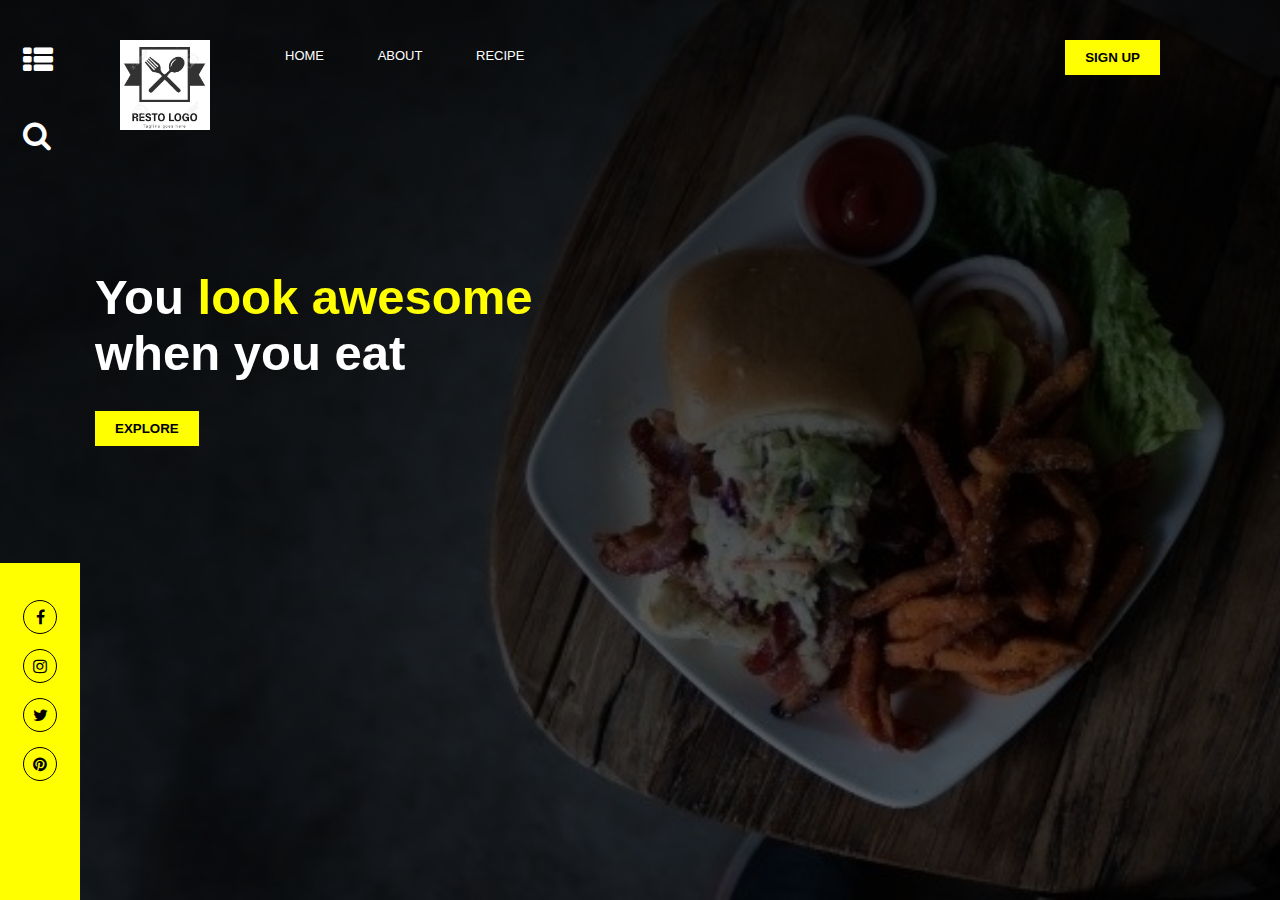
<file: foodWeb/index.html>
<!DOCTYPE html>
<html>
  <head>
    <meta charset="UTF-8" />
    <meta name="viewport" content="width=device-width, initial-scale=1.0" />
    <link rel="stylesheet" href="style.css" />
    <link
      rel="stylesheet"
      href="https://stackpath.bootstrapcdn.com/font-awesome/4.7.0/css/font-awesome.min.css"
    />
    <title>Food Web Design</title>
  </head>

  <body>
    <div class="hero">
      <nav>
        <div class="nav-bar">
          <div class="nav-logo">
            <img src="logo.jpg" alt="" />
          </div>
          <div class="nav-links" id="nav-links">
            <i class="fa fa-close" onclick="closeMenu()"></i>
            <ul>
              <a href="#">
                <li>HOME</li>
              </a>
              <a href="#">
                <li>ABOUT</li>
              </a>
              <a href="#">
                <li>RECIPE</li>
              </a>
            </ul>
            <button type="button" class="btn">SIGN UP</button>
          </div>
          <i class="fa fa-bars" onclick="showMenu()"></i>
        </div>
      </nav>
      <div class="banner-title">
        <h1>You <span>look awesome</span><br />when you eat</h1>
        <button type="button" class="btn">EXPLORE</button>
      </div>
      <div class="vertical-bar">
        <div class="search-icon">
          <i class="fa fa-th-list"></i>
          <i class="fa fa-search"></i>
        </div>
        <div class="social-icon">
          <i class="fa fa-facebook"></i>
          <i class="fa fa-instagram"></i>
          <i class="fa fa-twitter"></i>
          <i class="fa fa-pinterest"></i>
        </div>
      </div>
      <!-- <div class="notifications">
            <div class="contents"></div>
            <div class="notification-img">
                <img src="" alt="">
            </div>
        </div> -->
    </div>
    <script>
      var show = document.getElementById("nav-links");
      function showMenu() {
        show.style.right = "0";
      }
      function closeMenu() {
        show.style.right = "-200px";
      }
    </script>
  </body>
</html>
</file>
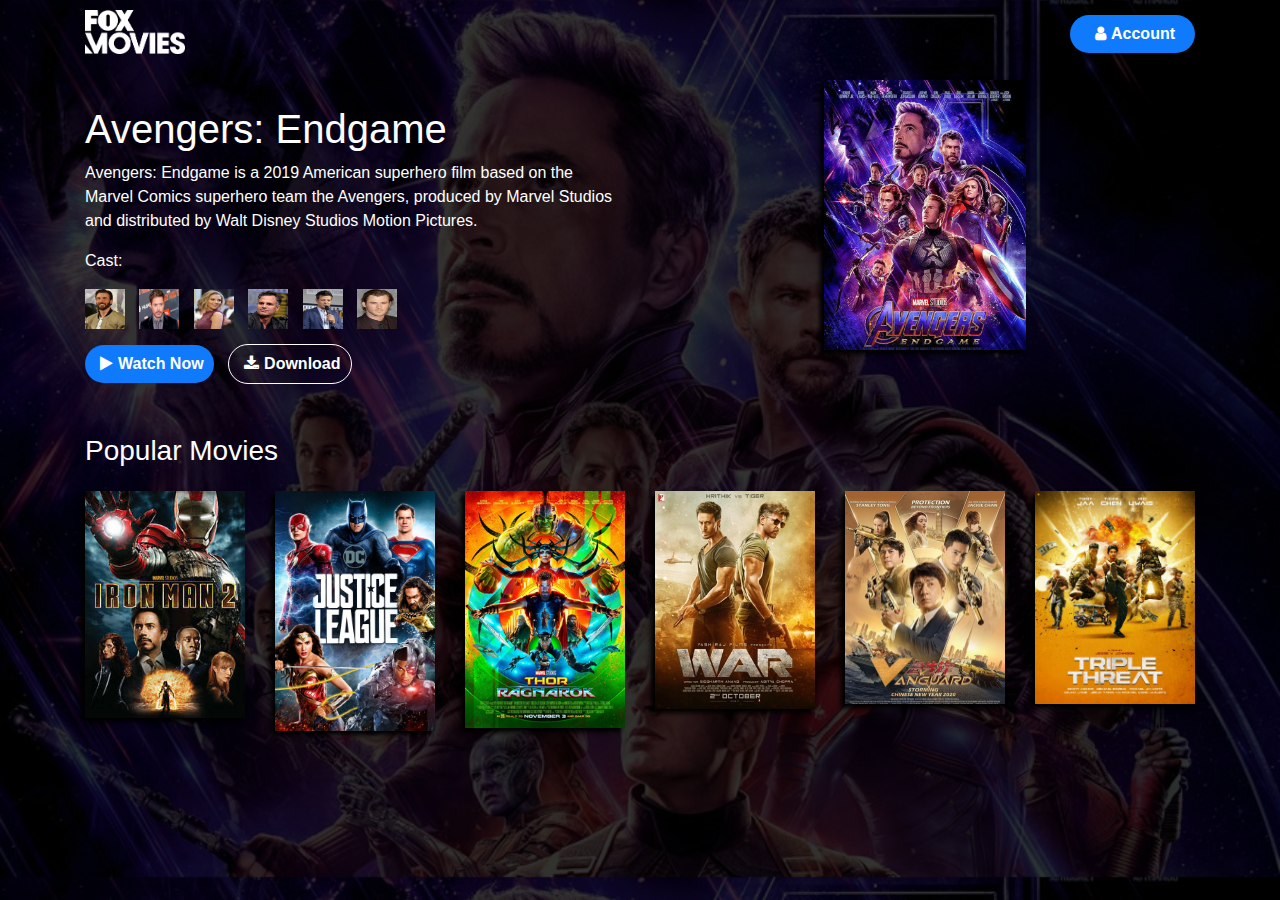
<file: movieWeb/index.html>
<!DOCTYPE html>
<html lang="en">
  <head>
    <meta charset="UTF-8" />
    <meta name="viewport" content="width=device-width, initial-scale=1.0" />
    <meta http-equiv="X-UA-Compatible" content="ie=edge" />
    <link rel="stylesheet" href="style.css" />
    <link
      rel="stylesheet"
      href="https://stackpath.bootstrapcdn.com/font-awesome/4.7.0/css/font-awesome.min.css"
    />
    <link
      rel="stylesheet"
      href="https://stackpath.bootstrapcdn.com/bootstrap/4.4.1/css/bootstrap.min.css"
    />
    <title>Movie Website</title>
  </head>

  <body>
    <div class="container header">
      <img src="image/logo.png" alt="" class="logo" />
      <a href="#" class="header-btn"><i class="fa fa-user"></i>Account</a>
    </div>
    <div class="container movie-details">
      <div class="row">
        <div class="col-md-6 left-box">
          <h1>Avengers: Endgame</h1>
          <p>
            Avengers: Endgame is a 2019 American superhero film based on the
            Marvel Comics superhero team the Avengers, produced by Marvel
            Studios and distributed by Walt Disney Studios Motion Pictures.
          </p>
          <p>Cast:</p>
          <div class="casting">
            <img src="image/ce.jpg" title="Chris Evans" alt="" />
            <img src="image/rdj.jpg" title="Robert Downey J" alt="" />
            <img src="image/sj.jpg" title="Scarlett Johansson" alt="" />
            <img src="image/mr.jpg" title="Mark Ruffalo" alt="" />
            <img src="image/jlr.jpg" title="Jeremy Renner" alt="" />
            <img src="image/ch.png" title="Chris Hemsworth" alt="" />
          </div>
          <a href="#"><i class="fa fa-play"></i>Watch Now</a>
          <a href="#" class="download-btn"
            ><i class="fa fa-download"></i>Download</a
          >
        </div>
        <div class="col-md-6 text-center">
          <img src="image/avenger2.jpg" class="movie-img" alt="" />
        </div>
      </div>
    </div>
    <div class="container series">
      <h3>Popular Movies</h3>
      <div class="row">
        <div class="col-md-4">
          <div class="row">
            <div class="col-6"><img src="image/ironman2.jpg" alt="" /></div>
            <div class="col-6"><img src="image/justicel.jpg" alt="" /></div>
          </div>
        </div>
        <div class="col-md-4">
          <div class="row">
            <div class="col-6"><img src="image/thor.jpg" alt="" /></div>
            <div class="col-6"><img src="image/war.jpg" alt="" /></div>
          </div>
        </div>
        <div class="col-md-4">
          <div class="row">
            <div class="col-6"><img src="image/vanguard.jpg" alt="" /></div>
            <div class="col-6"><img src="image/TRIPLE.jpg" alt="" /></div>
          </div>
        </div>
      </div>
    </div>
  </body>
</html>
</file>
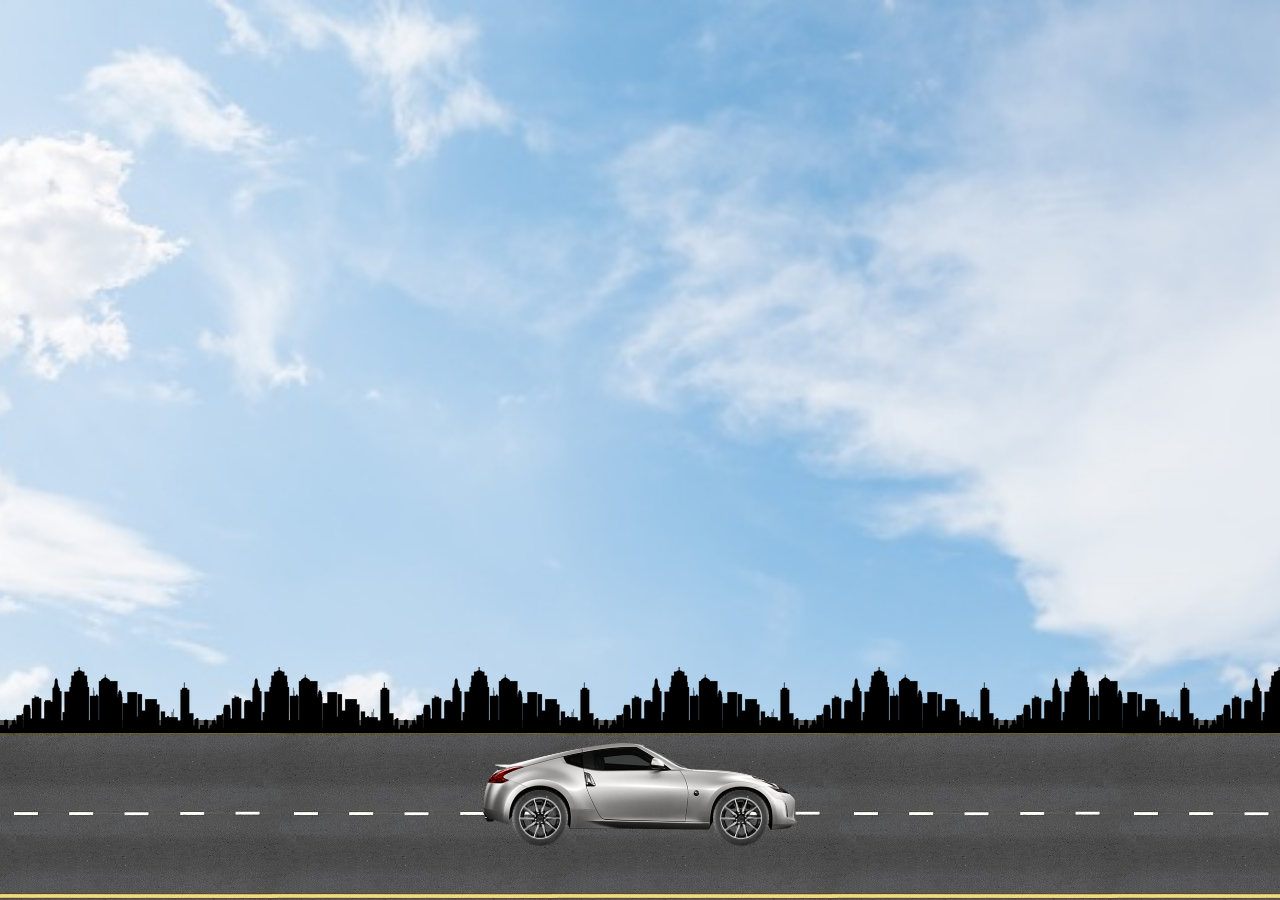
<file: runningCar/index.html>
<!DOCTYPE html>
<html lang="en">

<head>
    <meta charset="UTF-8">
    <meta name="viewport" content="width=device-width, initial-scale=1.0">
    <meta http-equiv="X-UA-Compatible" content="ie=edge">
    <link rel="stylesheet" href="style.css">
    <title>Running Car Animation</title>
</head>

<body>
    <div class="hero">
        <div class="highway"></div>
        <div class="city"></div>
        <div class="car">
            <img src="car.png" alt="">
        </div>
        <div class="wheel">
            <img src="car_wheel_PNG23316.png" class="back-wheel" alt="">
            <img src="car_wheel_PNG23316.png" class="front-wheel" alt="">
        </div>
    </div>
</body>

</html>
</file>
<file: foodWeb/style.css>
*{
    margin: 0;
    padding: 0;
    font-family: sans-serif;
}
.hero{
    height: 100vh;
    background-image: linear-gradient(rgba(0,0,0,0.8),rgba(0,0,0,0.6)),url(burger-coleslaw-fried-food.jpg);
    background-position: center;
    background-size: cover;
    overflow-x: hidden;
    position: relative;
}
.nav-bar{
    display: flex;
    padding: 40px 120px;
}
.nav-logo img{
width: 90px;

}
.nav-links{
    flex: 1;
}
.nav-links ul{
    margin-left: 50px;
    display: inline;
}
.nav-links ul li{
    list-style: none;
    display: inline-block;
    padding: 8px 25px;
}
.nav-links ul a{
    color: white;
    text-decoration: none;
    font-size: 13px;
}
.nav-links ul li::after{
    content: '';
    width: 0;
    height: 2px;
    background: yellow;
    display: block;
    margin: auto;
    transition: .5s;
}
.nav-links ul li:hover::after{
    width: 100%;
}
.btn{
    padding: 10px 20px;
    border: 0;
    background: yellow;
    font-weight: bold;
    cursor: pointer;
}
.nav-links .btn{
    float: right;
}
.banner-title{
    margin: 95px;
    color: white;
}
.banner-title h1{
    font-size: 49px;
    margin-bottom: 30px;
}
.banner-title h1 span{
    color: yellow;
}
.vertical-bar{
    height: 100%;
    background: #0000;
    top: 0;
    left: 0;
    position: absolute;
}
.search-icon{
    height: 60%;
    width: 80px;
}
.search-icon .fa{
    margin: 45px 23px;
    display: block;
    color: white;
    font-size: 30px;
    cursor: pointer;
}
.social-icon{
    height: 35%;
    width: 80px;
    background: yellow;
    text-align: center;
    padding-top: 27%;
    bottom: 0;
    position: absolute;
}
.social-icon .fa{
    margin: 15px 23px;
    display: block;
    padding: 8px;
    border: 1px solid black;
    border-radius: 50%;
    cursor: pointer;
}
.notifications{
    display: flex;
    width: 400px;
    right: 0;
    bottom: 0;
    position: absolute;
    background: yellow;
    align-items: center;
}
.contents{
    flex-basis: 50%;
    padding: 10px;
}
/* .notification-img{
    flex-basis: 50%;
} */
.nav-bar .fa{
    display: none;
}
@media (max-width:700px){
    .vertical-bar{
        display: none;
    }
    .banner-title{
        margin: 80px 40px;
    }
    .banner-title h1{
        font-size: 50px;
    }
    .notifications{
        width: 100%;
    }
    .nav-bar{
        padding: 10px 30px;
    }
    .fa-bars{
        position: absolute;
        right: 20px;
        top: 10px;
    }
    .nav-bar .fa{
        display: block;
        color: white;
        margin: 10px 25px;
        font-size: 22px;
        cursor: pointer;
    }
    .nav-links{
        height: 100vh;
        width: 200px;
        background: black;
        top: 0;
        right: -200px;
        position: absolute;
        text-align: left;
        z-index: 2;
        transition: 0.5s;
    }
    .nav-links ul a{
        display: block;
    }
    .nav-links .btn{
        float: none;
        margin-left: 25px;
        margin-top: 10px;
    }
}
</file>
<file: movieWeb/style.css>
*{
    margin: 0;
    padding: 0;
}
body{
    background-image: linear-gradient(rgba(0,0,0,0.8),rgba(0,0,0,0.8)),url(image/avenger.jpg);
    background-position: top;
    background-size: cover;
}
.logo{
    width: 100px;
    margin-top: 10px;
}
.header{
    height: 10%;
}
.header-btn{
    text-decoration: none !important;
    border-radius: 30px;
    padding: 7px 20px;
    float: right;
    margin-top: 15px;
    color: white !important;
    background: #107afd;
    font-weight: 600;
}
.movie-details{
    margin: 2% 0;
}
.left-box{
    color: white;
    margin: 5px 0;
    padding: 20px;
}
.casting img{
    height: 40px;
    width: 40px;
    margin-right: 10px;
    cursor: pointer;
}
.left-box a{
    text-decoration: none !important;
    border-radius: 30px;
    padding: 7px 10px;
    margin-top: 15px;
    color: white !important;
    background: #107afd;
    font-weight: 600;
    display: inline-block;
    margin-right: 10px;
}
.download-btn{
    border: 1px solid white !important;
    background: transparent !important;
}
.fa{
    margin: 0 5px;
}
.movie-img{
    height: 270px;
    box-shadow: -4px 4px 5px 0 black;
}
.series h3{
    color: white;
}
.series img{
    width: 100%;
    margin-top: 15px;
    box-shadow: -4px 4px 5px 0 black;
    cursor: pointer;
    transition: .5s;
}
.series img:hover{
    transform: translateY(-8px);
}
</file>
<file: runningCar/style.css>
*{
    margin: 0;
    padding: 0;
}
.hero{
    height: 100vh;
    width: 100%;
    background-image: url(sky.jpg);
    background-size: cover;
    background-position: center;
    position: relative;
    overflow-x: hidden;
}
.highway{
    height: 180px;
    width: 500%;
    display: block;
    background-image: url(road.jpg);
    position: absolute;
    bottom: 0;
    left: 0;
    right: 0;
    z-index: 1;
    background-repeat: repeat-x;
    animation: highway 6s linear infinite;
}
@keyframes highway{
    100%{
        transform: translateX(-3400px);
    }
}
.city{
    height: 250px;
    width: 500%;
    background-image: url(36187-4-city-transparent-picture-thumb.png);
    position: absolute;
    bottom: 50px;
    left: 0;
    right: 0;
    display: block;
    z-index: 1;
    background-repeat: repeat-x;
    animation: city 16s linear infinite;
}
@keyframes city{
    100%{
        transform: translateX(-1400px);
    }
}
.car{
    width: 400px;
    left: 50%;
    bottom: 20px;
    transform: translateX(-50%);
    position: absolute;
    z-index: 2;
}
.car img{
    width: 100%;
    animation: car 1s linear infinite;
}
@keyframes car{
    100%{
        transform: translateY(-1px);
    }
    50%{
        transform: translateY(1px);
    }
    0%{
        transform: translateY(-1px);
    }
}
.wheel{
    left: 50%;
    bottom: 111px;
    transform: translateX(-50%);
    position: absolute;
    z-index: 2;
}
.wheel img{
    width: 58px;
    height: 58px;
    animation: wheel .7s linear infinite;
}
.back-wheel{
    left: -129px;
    position: absolute;
}
.front-wheel{
    left: 72px;
    position: absolute;
}
@keyframes wheel{
    100%{
        transform: rotate(360deg);
    }
}
</file>
